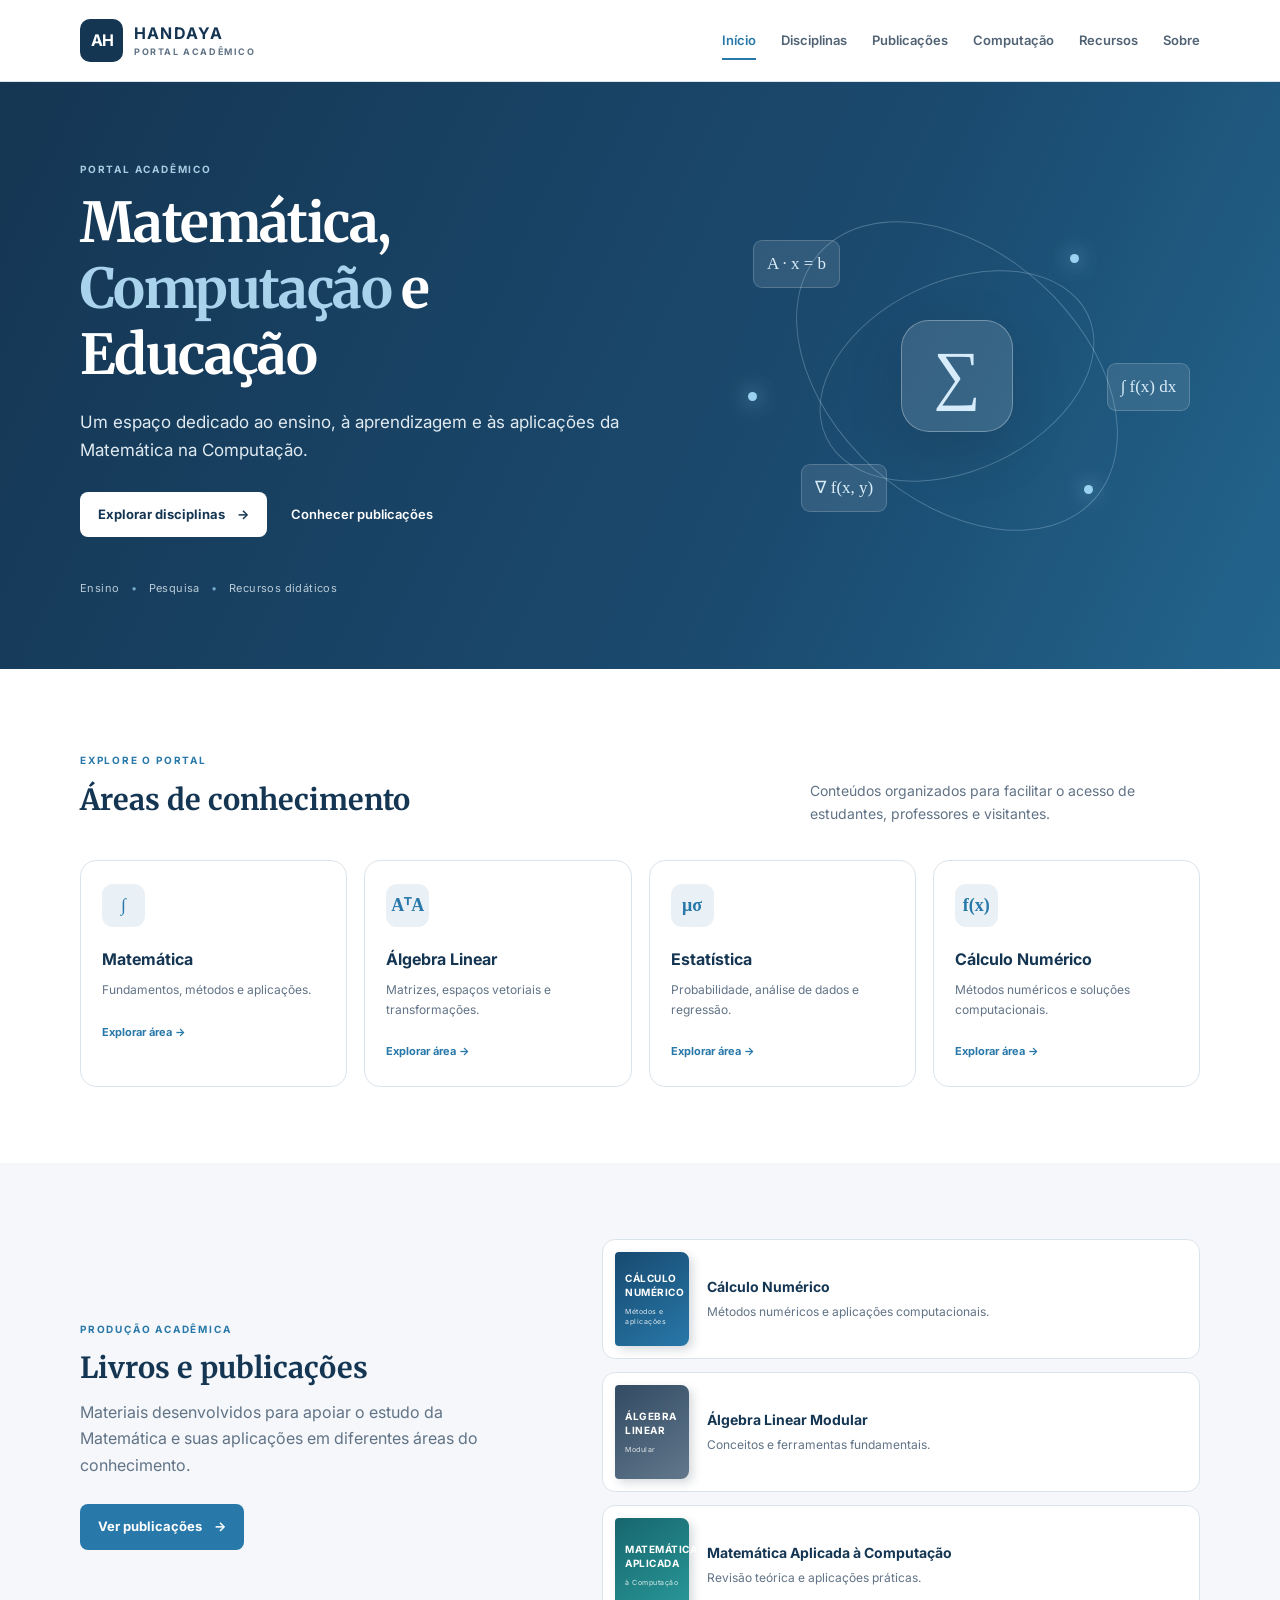
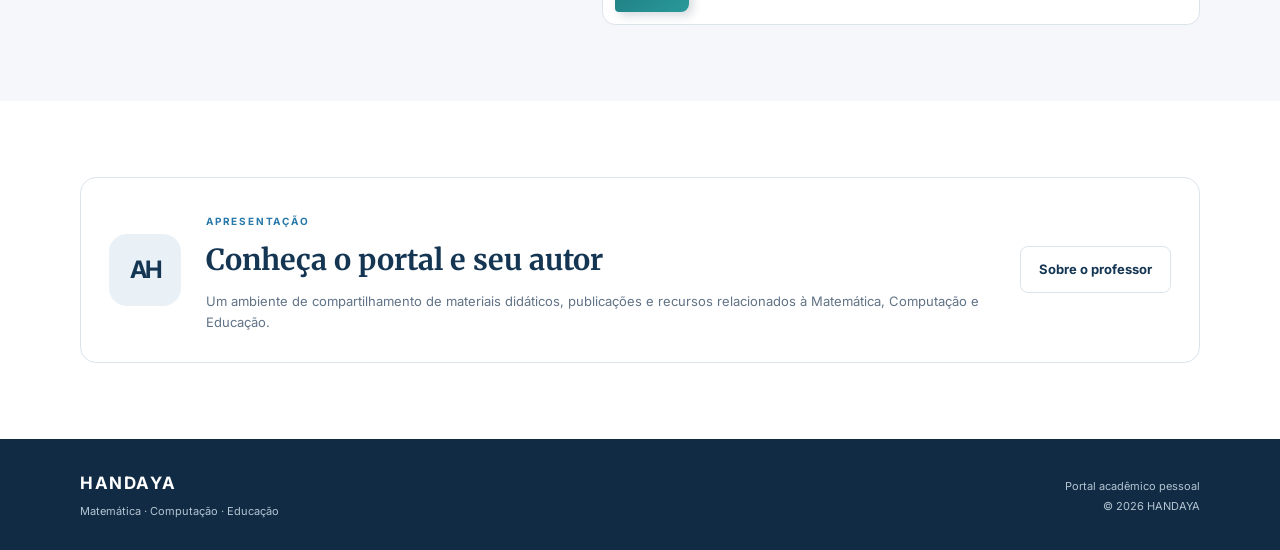
<file: index.html>
<!doctype html>
<html lang="pt-BR">
<head>
  <meta charset="utf-8">
  <meta name="viewport" content="width=device-width, initial-scale=1">
  <meta name="description" content="Portal acadêmico HANDAYA: Matemática, Computação e Educação.">
  <meta name="theme-color" content="#153653">
  <title>HANDAYA | Portal Acadêmico</title>
  <link rel="icon" href="assets/favicon.svg" type="image/svg+xml">
  <link rel="preconnect" href="https://fonts.googleapis.com">
  <link rel="preconnect" href="https://fonts.gstatic.com" crossorigin>
  <link href="https://fonts.googleapis.com/css2?family=Inter:wght@400;500;600;700&family=Merriweather:wght@700&display=swap" rel="stylesheet">
  <link rel="stylesheet" href="css/styles.css">
  <script src="js/site.js" defer></script>
</head>
<body>
  <div id="site-header"></div>
  <main>
    <section class="hero">
      <div class="container hero-grid">
        <div class="hero-copy">
          <span class="eyebrow eyebrow-light">PORTAL ACADÊMICO</span>
          <h1>Matemática,<br><em>Computação</em> e Educação</h1>
          <p>Um espaço dedicado ao ensino, à aprendizagem e às aplicações da Matemática na Computação.</p>
          <div class="hero-actions">
            <a class="button button-light" href="disciplinas.html">Explorar disciplinas <span aria-hidden="true">→</span></a>
            <a class="text-link text-link-light" href="publicacoes.html">Conhecer publicações</a>
          </div>
          <div class="hero-meta">Ensino <span>•</span> Pesquisa <span>•</span> Recursos didáticos</div>
        </div>
        <div class="hero-art" aria-label="Ilustração abstrata de matemática e ciência de dados" role="img">
          <div class="orbit orbit-one"></div><div class="orbit orbit-two"></div>
          <div class="formula formula-one">A · x = b</div>
          <div class="formula formula-two">∫ f(x) dx</div>
          <div class="formula formula-three">∇ f(x, y)</div>
          <div class="art-center">∑</div>
          <span class="art-dot dot-one"></span><span class="art-dot dot-two"></span><span class="art-dot dot-three"></span>
        </div>
      </div>
    </section>

    <section class="section">
      <div class="container">
        <div class="section-heading">
          <div><span class="eyebrow">EXPLORE O PORTAL</span><h2>Áreas de conhecimento</h2></div>
          <p>Conteúdos organizados para facilitar o acesso de estudantes, professores e visitantes.</p>
        </div>
        <div class="card-grid">
          <a class="area-card" href="disciplinas.html#matematica"><span class="card-icon">∫</span><h3>Matemática</h3><p>Fundamentos, métodos e aplicações.</p><span class="card-arrow">Explorar área →</span></a>
          <a class="area-card" href="disciplinas.html#algebra"><span class="card-icon">AᵀA</span><h3>Álgebra Linear</h3><p>Matrizes, espaços vetoriais e transformações.</p><span class="card-arrow">Explorar área →</span></a>
          <a class="area-card" href="disciplinas.html#estatistica"><span class="card-icon">μσ</span><h3>Estatística</h3><p>Probabilidade, análise de dados e regressão.</p><span class="card-arrow">Explorar área →</span></a>
          <a class="area-card" href="disciplinas.html#numerico"><span class="card-icon">f(x)</span><h3>Cálculo Numérico</h3><p>Métodos numéricos e soluções computacionais.</p><span class="card-arrow">Explorar área →</span></a>
        </div>
      </div>
    </section>

    <section class="section section-soft">
      <div class="container feature-grid">
        <div>
          <span class="eyebrow">PRODUÇÃO ACADÊMICA</span>
          <h2>Livros e publicações</h2>
          <p class="lead">Materiais desenvolvidos para apoiar o estudo da Matemática e suas aplicações em diferentes áreas do conhecimento.</p>
          <a class="button button-primary" href="publicacoes.html">Ver publicações <span aria-hidden="true">→</span></a>
        </div>
        <div class="publication-stack">
          <article class="mini-publication"><div class="book-cover cover-blue"><span> CÁLCULO<br>NUMÉRICO </span><small>Métodos e aplicações</small></div><div><h3>Cálculo Numérico</h3><p>Métodos numéricos e aplicações computacionais.</p></div></article>
          <article class="mini-publication"><div class="book-cover cover-slate"><span>ÁLGEBRA<br>LINEAR</span><small>Modular</small></div><div><h3>Álgebra Linear Modular</h3><p>Conceitos e ferramentas fundamentais.</p></div></article>
          <article class="mini-publication"><div class="book-cover cover-teal"><span>MATEMÁTICA<br>APLICADA</span><small>à Computação</small></div><div><h3>Matemática Aplicada à Computação</h3><p>Revisão teórica e aplicações práticas.</p></div></article>
        </div>
      </div>
    </section>

    <section class="section">
      <div class="container about-strip">
        <div class="about-mark">AH</div>
        <div><span class="eyebrow">APRESENTAÇÃO</span><h2>Conheça o portal e seu autor</h2><p>Um ambiente de compartilhamento de materiais didáticos, publicações e recursos relacionados à Matemática, Computação e Educação.</p></div>
        <a class="button button-outline" href="sobre.html">Sobre o professor</a>
      </div>
    </section>
  </main>
  <div id="site-footer"></div>
</body>
</html>
</file>
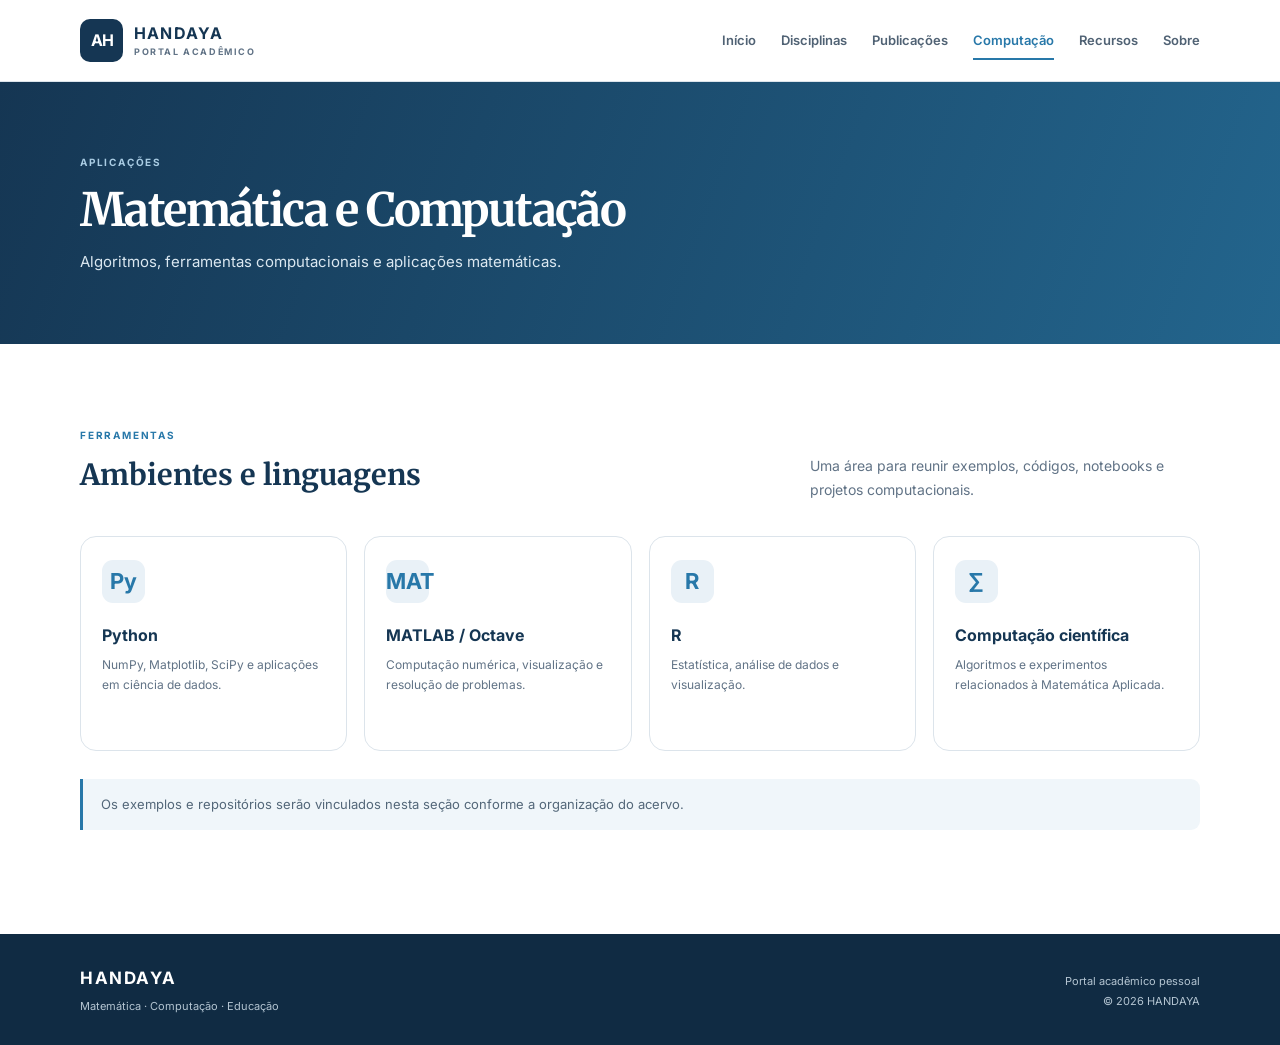
<file: computacao.html>
<!doctype html>
<html lang="pt-BR"><head><meta charset="utf-8"><meta name="viewport" content="width=device-width, initial-scale=1">
<meta name="description" content="Matemática computacional, programação e aplicações."><title>Matemática e Computação | HANDAYA</title>
<link rel="icon" href="assets/favicon.svg" type="image/svg+xml"><link rel="preconnect" href="https://fonts.googleapis.com"><link rel="preconnect" href="https://fonts.gstatic.com" crossorigin>
<link href="https://fonts.googleapis.com/css2?family=Inter:wght@400;500;600;700&family=Merriweather:wght@700&display=swap" rel="stylesheet"><link rel="stylesheet" href="css/styles.css"><script src="js/site.js" defer></script></head>
<body><div id="site-header"></div><main><section class="page-hero"><div class="container"><span class="eyebrow eyebrow-light">APLICAÇÕES</span><h1>Matemática e Computação</h1><p>Algoritmos, ferramentas computacionais e aplicações matemáticas.</p></div></section>
<section class="section"><div class="container"><div class="section-heading"><div><span class="eyebrow">FERRAMENTAS</span><h2>Ambientes e linguagens</h2></div><p>Uma área para reunir exemplos, códigos, notebooks e projetos computacionais.</p></div>
<div class="card-grid">
<article class="area-card"><span class="tool-symbol">Py</span><h3>Python</h3><p>NumPy, Matplotlib, SciPy e aplicações em ciência de dados.</p></article>
<article class="area-card"><span class="tool-symbol">MAT</span><h3>MATLAB / Octave</h3><p>Computação numérica, visualização e resolução de problemas.</p></article>
<article class="area-card"><span class="tool-symbol">R</span><h3>R</h3><p>Estatística, análise de dados e visualização.</p></article>
<article class="area-card"><span class="tool-symbol">∑</span><h3>Computação científica</h3><p>Algoritmos e experimentos relacionados à Matemática Aplicada.</p></article>
</div><div class="notice top-gap">Os exemplos e repositórios serão vinculados nesta seção conforme a organização do acervo.</div>
</div></section></main><div id="site-footer"></div></body></html>
</file>
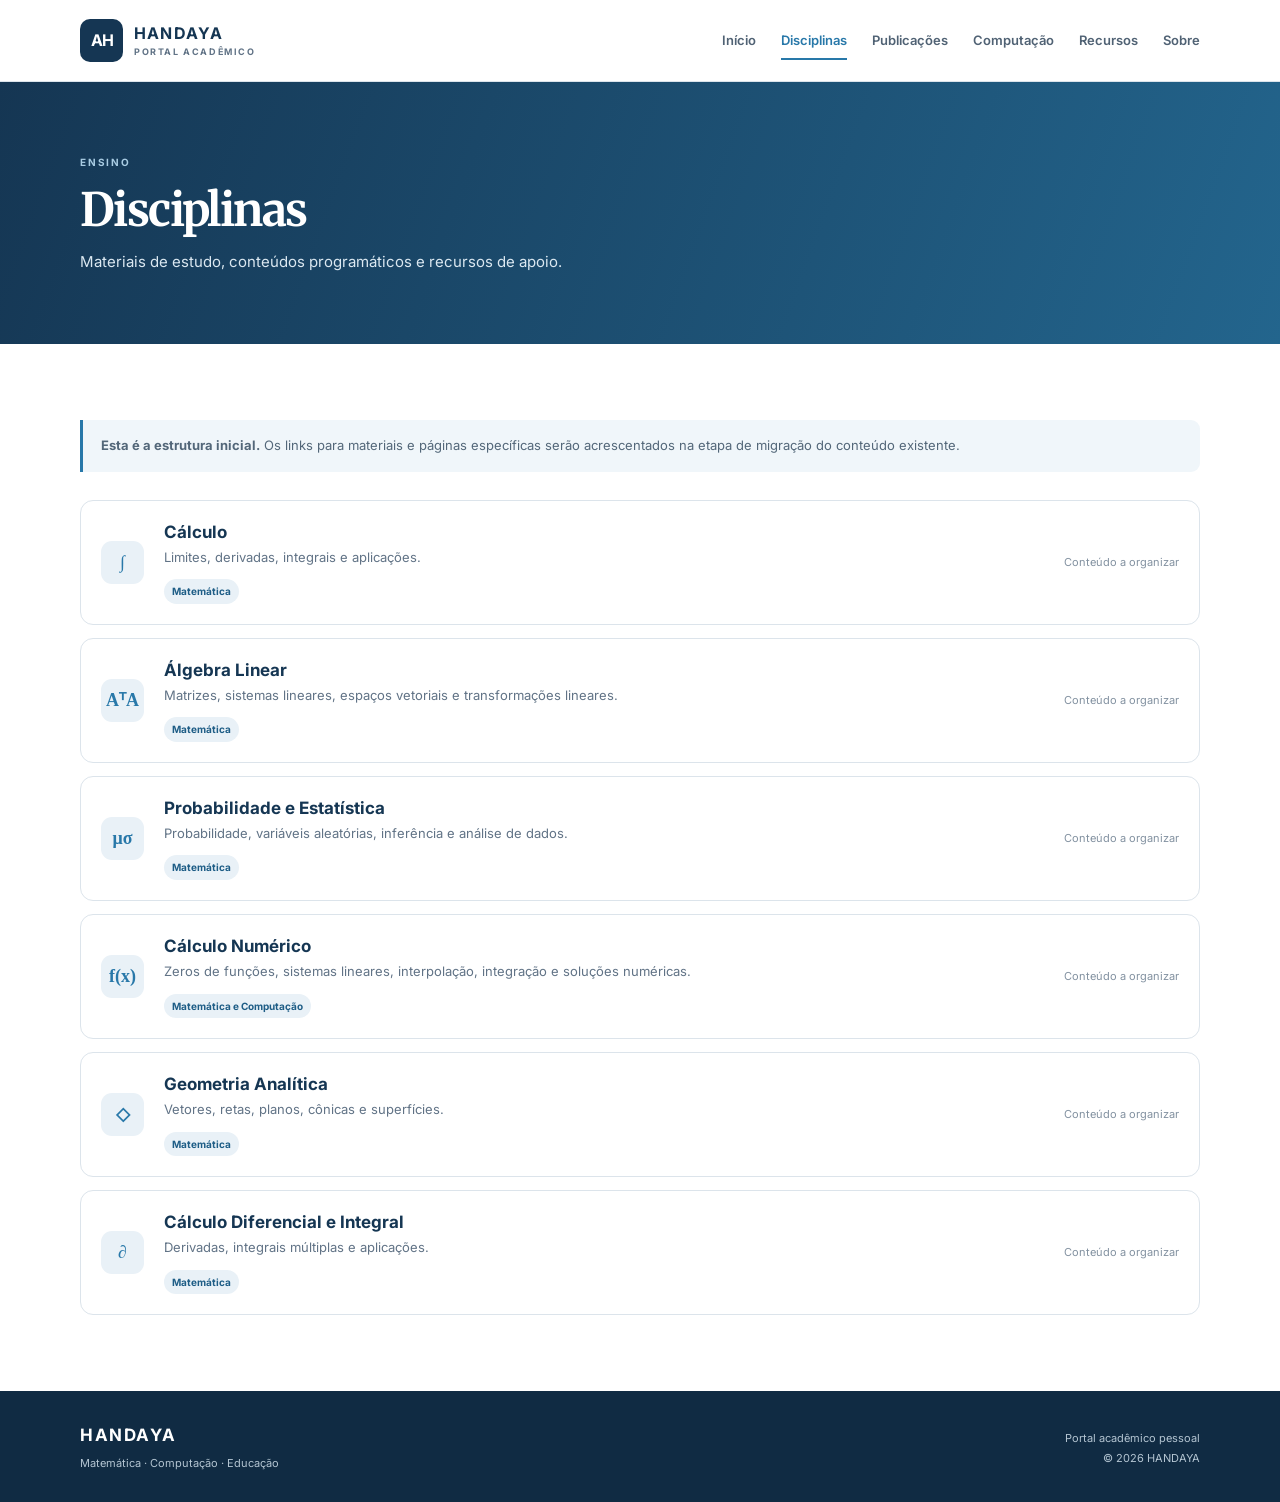
<file: disciplinas.html>
<!doctype html>
<html lang="pt-BR"><head>
<meta charset="utf-8"><meta name="viewport" content="width=device-width, initial-scale=1">
<meta name="description" content="Disciplinas e materiais didáticos de Matemática.">
<title>Disciplinas | HANDAYA</title><link rel="icon" href="assets/favicon.svg" type="image/svg+xml">
<link rel="preconnect" href="https://fonts.googleapis.com"><link rel="preconnect" href="https://fonts.gstatic.com" crossorigin>
<link href="https://fonts.googleapis.com/css2?family=Inter:wght@400;500;600;700&family=Merriweather:wght@700&display=swap" rel="stylesheet">
<link rel="stylesheet" href="css/styles.css"><script src="js/site.js" defer></script></head>
<body><div id="site-header"></div><main>
<section class="page-hero"><div class="container"><span class="eyebrow eyebrow-light">ENSINO</span><h1>Disciplinas</h1><p>Materiais de estudo, conteúdos programáticos e recursos de apoio.</p></div></section>
<section class="section"><div class="container">
<div class="notice"><strong>Esta é a estrutura inicial.</strong> Os links para materiais e páginas específicas serão acrescentados na etapa de migração do conteúdo existente.</div>
<div class="content-list">
<article class="content-card" id="matematica"><div class="card-icon">∫</div><div><h2>Cálculo</h2><p>Limites, derivadas, integrais e aplicações.</p><span class="tag">Matemática</span></div><span class="coming">Conteúdo a organizar</span></article>
<article class="content-card" id="algebra"><div class="card-icon">AᵀA</div><div><h2>Álgebra Linear</h2><p>Matrizes, sistemas lineares, espaços vetoriais e transformações lineares.</p><span class="tag">Matemática</span></div><span class="coming">Conteúdo a organizar</span></article>
<article class="content-card" id="estatistica"><div class="card-icon">μσ</div><div><h2>Probabilidade e Estatística</h2><p>Probabilidade, variáveis aleatórias, inferência e análise de dados.</p><span class="tag">Matemática</span></div><span class="coming">Conteúdo a organizar</span></article>
<article class="content-card" id="numerico"><div class="card-icon">f(x)</div><div><h2>Cálculo Numérico</h2><p>Zeros de funções, sistemas lineares, interpolação, integração e soluções numéricas.</p><span class="tag">Matemática e Computação</span></div><span class="coming">Conteúdo a organizar</span></article>
<article class="content-card"><div class="card-icon">◇</div><div><h2>Geometria Analítica</h2><p>Vetores, retas, planos, cônicas e superfícies.</p><span class="tag">Matemática</span></div><span class="coming">Conteúdo a organizar</span></article>
<article class="content-card"><div class="card-icon">∂</div><div><h2>Cálculo Diferencial e Integral</h2><p>Derivadas, integrais múltiplas e aplicações.</p><span class="tag">Matemática</span></div><span class="coming">Conteúdo a organizar</span></article>
</div></div></section></main><div id="site-footer"></div></body></html>
</file>
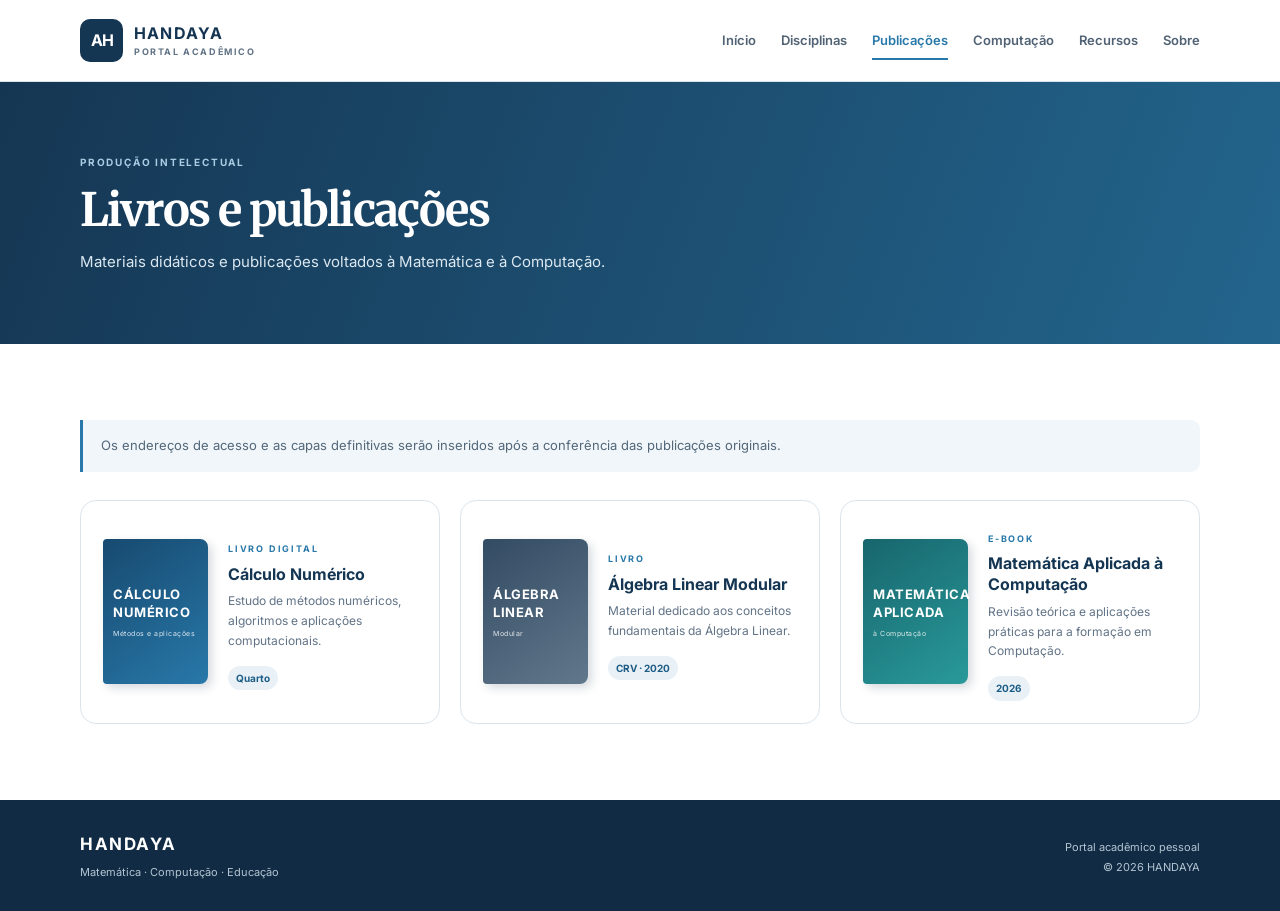
<file: publicacoes.html>
<!doctype html>
<html lang="pt-BR"><head><meta charset="utf-8"><meta name="viewport" content="width=device-width, initial-scale=1">
<meta name="description" content="Livros e publicações acadêmicas HANDAYA."><title>Livros e Publicações | HANDAYA</title>
<link rel="icon" href="assets/favicon.svg" type="image/svg+xml"><link rel="preconnect" href="https://fonts.googleapis.com"><link rel="preconnect" href="https://fonts.gstatic.com" crossorigin>
<link href="https://fonts.googleapis.com/css2?family=Inter:wght@400;500;600;700&family=Merriweather:wght@700&display=swap" rel="stylesheet"><link rel="stylesheet" href="css/styles.css"><script src="js/site.js" defer></script></head>
<body><div id="site-header"></div><main><section class="page-hero"><div class="container"><span class="eyebrow eyebrow-light">PRODUÇÃO INTELECTUAL</span><h1>Livros e publicações</h1><p>Materiais didáticos e publicações voltados à Matemática e à Computação.</p></div></section>
<section class="section"><div class="container"><div class="notice">Os endereços de acesso e as capas definitivas serão inseridos após a conferência das publicações originais.</div>
<div class="publication-grid">
<article class="publication-card"><div class="book-cover cover-blue large"><span>CÁLCULO<br>NUMÉRICO</span><small>Métodos e aplicações</small></div><div class="publication-info"><span class="eyebrow">LIVRO DIGITAL</span><h2>Cálculo Numérico</h2><p>Estudo de métodos numéricos, algoritmos e aplicações computacionais.</p><span class="tag">Quarto</span></div></article>
<article class="publication-card"><div class="book-cover cover-slate large"><span>ÁLGEBRA<br>LINEAR</span><small>Modular</small></div><div class="publication-info"><span class="eyebrow">LIVRO</span><h2>Álgebra Linear Modular</h2><p>Material dedicado aos conceitos fundamentais da Álgebra Linear.</p><span class="tag">CRV · 2020</span></div></article>
<article class="publication-card"><div class="book-cover cover-teal large"><span>MATEMÁTICA<br>APLICADA</span><small>à Computação</small></div><div class="publication-info"><span class="eyebrow">E-BOOK</span><h2>Matemática Aplicada à Computação</h2><p>Revisão teórica e aplicações práticas para a formação em Computação.</p><span class="tag">2026</span></div></article>
</div></div></section></main><div id="site-footer"></div></body></html>
</file>
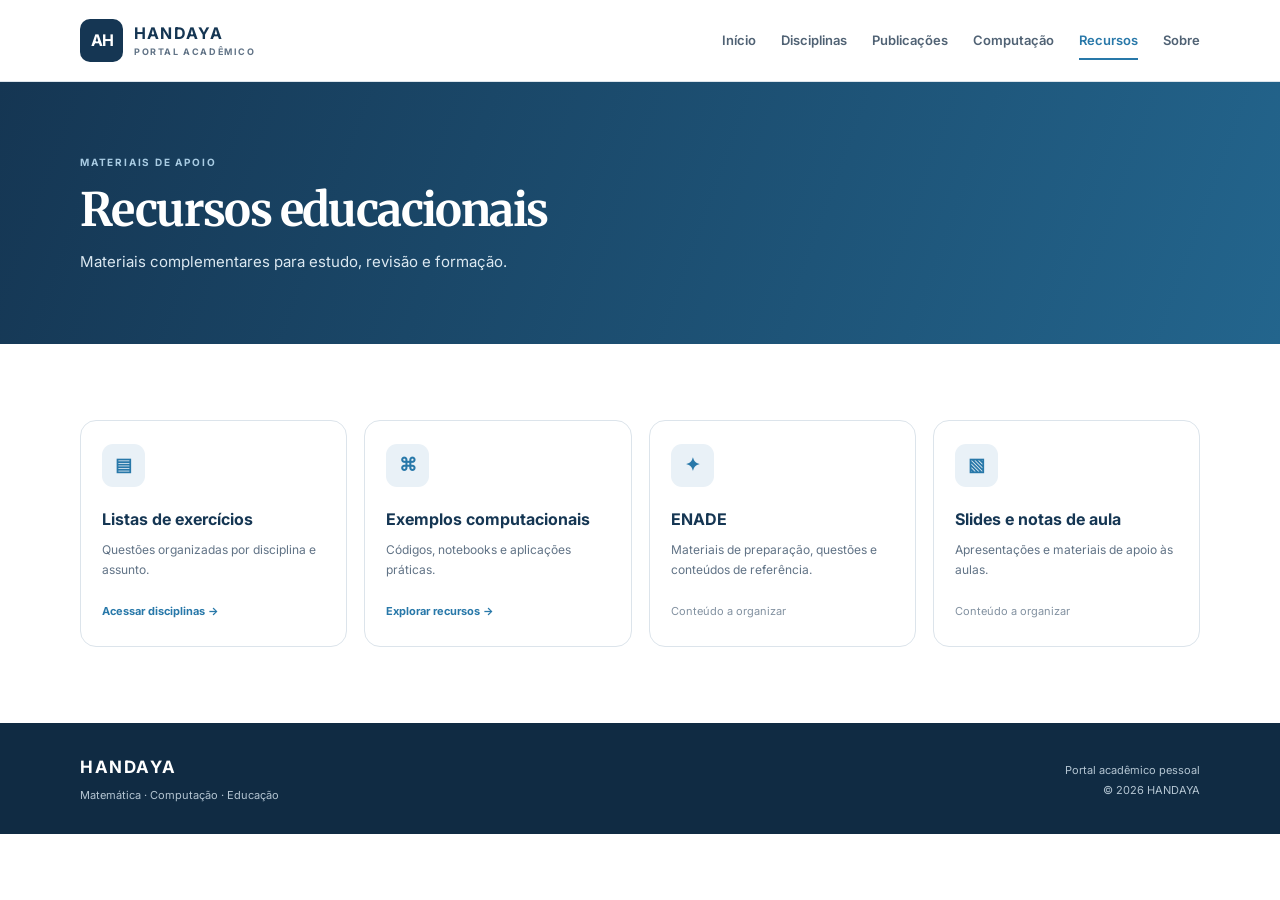
<file: recursos.html>
<!doctype html>
<html lang="pt-BR"><head><meta charset="utf-8"><meta name="viewport" content="width=device-width, initial-scale=1">
<meta name="description" content="Recursos educacionais e materiais de apoio."><title>Recursos Educacionais | HANDAYA</title>
<link rel="icon" href="assets/favicon.svg" type="image/svg+xml"><link rel="preconnect" href="https://fonts.googleapis.com"><link rel="preconnect" href="https://fonts.gstatic.com" crossorigin>
<link href="https://fonts.googleapis.com/css2?family=Inter:wght@400;500;600;700&family=Merriweather:wght@700&display=swap" rel="stylesheet"><link rel="stylesheet" href="css/styles.css"><script src="js/site.js" defer></script></head>
<body><div id="site-header"></div><main><section class="page-hero"><div class="container"><span class="eyebrow eyebrow-light">MATERIAIS DE APOIO</span><h1>Recursos educacionais</h1><p>Materiais complementares para estudo, revisão e formação.</p></div></section>
<section class="section"><div class="container"><div class="card-grid">
<a class="area-card" href="disciplinas.html"><span class="card-icon">▤</span><h3>Listas de exercícios</h3><p>Questões organizadas por disciplina e assunto.</p><span class="card-arrow">Acessar disciplinas →</span></a>
<a class="area-card" href="computacao.html"><span class="card-icon">⌘</span><h3>Exemplos computacionais</h3><p>Códigos, notebooks e aplicações práticas.</p><span class="card-arrow">Explorar recursos →</span></a>
<article class="area-card"><span class="card-icon">✦</span><h3>ENADE</h3><p>Materiais de preparação, questões e conteúdos de referência.</p><span class="coming">Conteúdo a organizar</span></article>
<article class="area-card"><span class="card-icon">▧</span><h3>Slides e notas de aula</h3><p>Apresentações e materiais de apoio às aulas.</p><span class="coming">Conteúdo a organizar</span></article>
</div></div></section></main><div id="site-footer"></div></body></html>
</file>
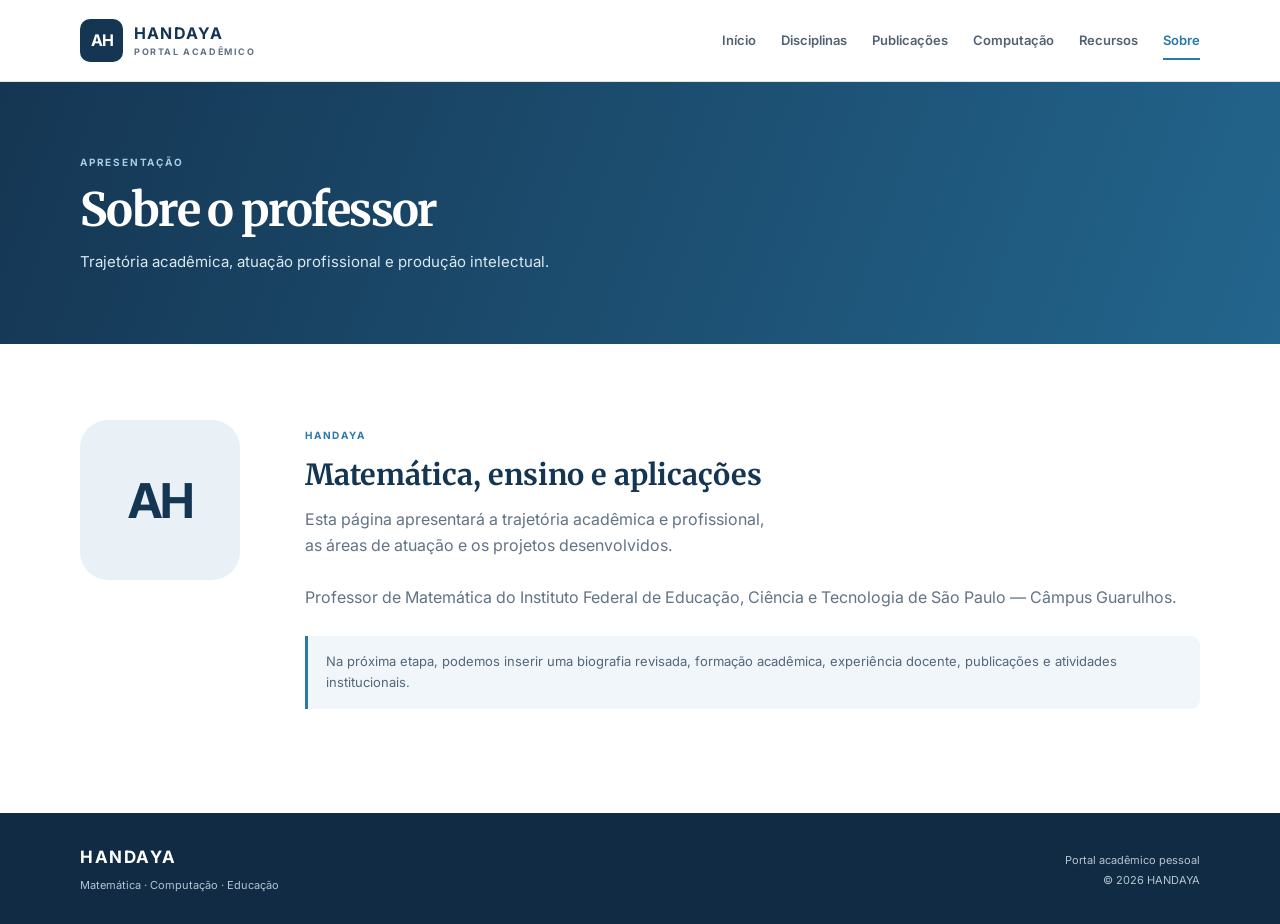
<file: sobre.html>
<!doctype html>
<html lang="pt-BR"><head><meta charset="utf-8"><meta name="viewport" content="width=device-width, initial-scale=1">
<meta name="description" content="Apresentação acadêmica e profissional."><title>Sobre | HANDAYA</title>
<link rel="icon" href="assets/favicon.svg" type="image/svg+xml"><link rel="preconnect" href="https://fonts.googleapis.com"><link rel="preconnect" href="https://fonts.gstatic.com" crossorigin>
<link href="https://fonts.googleapis.com/css2?family=Inter:wght@400;500;600;700&family=Merriweather:wght@700&display=swap" rel="stylesheet"><link rel="stylesheet" href="css/styles.css"><script src="js/site.js" defer></script></head>
<body><div id="site-header"></div><main><section class="page-hero"><div class="container"><span class="eyebrow eyebrow-light">APRESENTAÇÃO</span><h1>Sobre o professor</h1><p>Trajetória acadêmica, atuação profissional e produção intelectual.</p></div></section>
<section class="section"><div class="container about-layout"><div class="profile-monogram">AH</div><div><span class="eyebrow">HANDAYA</span><h2>Matemática, ensino e aplicações</h2><p class="lead">Esta página apresentará a trajetória acadêmica e profissional, as áreas de atuação e os projetos desenvolvidos.</p><p>Professor de Matemática do Instituto Federal de Educação, Ciência e Tecnologia de São Paulo — Câmpus Guarulhos.</p><div class="notice">Na próxima etapa, podemos inserir uma biografia revisada, formação acadêmica, experiência docente, publicações e atividades institucionais.</div></div></div></section></main><div id="site-footer"></div></body></html>
</file>
<file: css/styles.css>
/* HANDAYA — identidade visual acadêmica */
:root{--navy:#153653;--blue:#2878a9;--blue-dark:#1e5d86;--pale:#e9f1f7;--soft:#f5f7fa;--ink:#203244;--muted:#617386;--line:#dce4eb;--white:#fff;--radius:16px;--shadow:0 12px 34px rgba(21,54,83,.08)}
*{box-sizing:border-box}html{scroll-behavior:smooth}body{margin:0;background:#fff;color:var(--ink);font-family:Inter,Arial,sans-serif;line-height:1.65}a{color:inherit;text-decoration:none}.container{width:min(1120px,calc(100% - 48px));margin-inline:auto}
.site-header{height:82px;background:#fff;border-bottom:1px solid var(--line);position:relative;z-index:10}.nav-wrap{height:100%;display:flex;align-items:center;justify-content:space-between;gap:24px}.brand{display:flex;align-items:center;gap:11px}.brand-mark{width:43px;height:43px;border-radius:10px;background:var(--navy);color:white;display:grid;place-items:center;font-weight:700;letter-spacing:-1px}.brand-name{font-weight:700;letter-spacing:1.2px;color:var(--navy);line-height:1.15}.brand-name small{display:block;font-size:9px;letter-spacing:1.6px;color:var(--muted);margin-top:5px}.main-nav{display:flex;align-items:center;gap:25px}.main-nav a{font-size:13px;font-weight:600;color:#506274;padding:9px 0;transition:color .2s}.main-nav a:hover,.main-nav a.active{color:var(--blue)}.main-nav a.active{box-shadow:inset 0 -2px var(--blue)}.menu-toggle{display:none;background:none;border:0;padding:8px}.menu-toggle span{display:block;width:23px;height:2px;background:var(--navy);margin:5px}
.hero{background:linear-gradient(115deg,#153653 0%,#1b4b70 65%,#23658d 100%);color:white;overflow:hidden;position:relative}.hero-grid{min-height:480px;display:grid;grid-template-columns:1.1fr .9fr;align-items:center;gap:40px;padding-block:72px}.eyebrow{display:inline-block;color:var(--blue);font-size:10px;font-weight:700;letter-spacing:1.8px;margin-bottom:12px}.eyebrow-light{color:#a9cce3}.hero h1,.page-hero h1{font-family:Merriweather,Georgia,serif;font-size:clamp(35px,5vw,55px);line-height:1.2;letter-spacing:-1.6px;margin:0 0 20px}.hero h1 em{font-style:normal;color:#a9d2ed}.hero-copy>p{max-width:570px;color:#e0eaf1;font-size:17px;margin:0 0 28px}.hero-actions{display:flex;align-items:center;gap:24px;flex-wrap:wrap}.button{display:inline-flex;align-items:center;gap:12px;padding:12px 18px;border-radius:8px;font-size:13px;font-weight:700;transition:transform .2s,background .2s}.button:hover{transform:translateY(-2px)}.button-light{background:white;color:var(--navy)}.button-primary{background:var(--blue);color:white}.button-outline{border:1px solid var(--line);color:var(--navy)}.text-link{font-size:13px;font-weight:600}.text-link-light{color:#fff}.hero-meta{font-size:11px;color:#b9cbd8;margin-top:42px;letter-spacing:.4px}.hero-meta span{padding:0 8px;color:#75a9ca}.hero-art{height:320px;position:relative;display:grid;place-items:center}.orbit{position:absolute;border:1px solid rgba(195,225,244,.28);border-radius:50%;transform:rotate(-25deg)}.orbit-one{width:290px;height:190px}.orbit-two{width:370px;height:250px;transform:rotate(42deg)}.art-center{width:112px;height:112px;border-radius:28px;background:rgba(255,255,255,.12);border:1px solid rgba(255,255,255,.3);display:grid;place-items:center;font-family:Georgia,serif;font-size:66px;color:#d6ecfa;box-shadow:0 20px 60px rgba(0,0,0,.12)}.formula{position:absolute;color:#d9ecf8;background:rgba(255,255,255,.1);border:1px solid rgba(255,255,255,.18);padding:9px 13px;border-radius:9px;font-family:Georgia,serif;font-size:17px}.formula-one{top:24px;left:8%}.formula-two{right:2%;top:46%}.formula-three{bottom:24px;left:18%}.art-dot{position:absolute;width:9px;height:9px;border-radius:50%;background:#9bd2f1;box-shadow:0 0 20px #9bd2f1}.dot-one{top:12%;right:25%}.dot-two{bottom:13%;right:22%}.dot-three{left:7%;top:55%}
.section{padding:76px 0}.section-soft{background:var(--soft)}.section-heading{display:flex;justify-content:space-between;align-items:end;gap:30px;margin-bottom:30px}.section h2,.about-strip h2,.about-layout h2{font-family:Merriweather,Georgia,serif;color:var(--navy);font-size:29px;line-height:1.3;margin:0 0 12px}.section-heading>p{max-width:390px;color:var(--muted);font-size:14px;margin:0 0 5px}.card-grid{display:grid;grid-template-columns:repeat(4,1fr);gap:17px}.area-card{display:block;border:1px solid var(--line);border-radius:var(--radius);padding:23px 21px;background:white;min-height:215px;transition:transform .2s,box-shadow .2s,border-color .2s}.area-card:hover{transform:translateY(-4px);box-shadow:var(--shadow);border-color:#b8d2e3}.card-icon{width:43px;height:43px;display:grid;place-items:center;border-radius:11px;background:var(--pale);color:var(--blue);font-family:Georgia,serif;font-weight:700;font-size:18px;margin-bottom:19px}.area-card h3{font-size:16px;color:var(--navy);margin:0 0 7px}.area-card p{font-size:12px;color:var(--muted);margin:0 0 17px}.card-arrow{font-size:11px;font-weight:700;color:var(--blue)}.feature-grid{display:grid;grid-template-columns:.85fr 1.15fr;gap:80px;align-items:center}.lead{font-size:16px;color:var(--muted);max-width:470px;margin:0 0 26px}.publication-stack{display:grid;gap:13px}.mini-publication{display:flex;align-items:center;gap:18px;padding:12px;background:#fff;border:1px solid var(--line);border-radius:13px}.mini-publication h3{font-size:14px;color:var(--navy);margin:0 0 4px}.mini-publication p{font-size:12px;color:var(--muted);margin:0}.book-cover{width:74px;height:94px;flex:none;border-radius:4px 8px 8px 4px;box-shadow:4px 4px 10px rgba(20,40,60,.17);display:flex;flex-direction:column;justify-content:center;padding:10px;color:white;font-size:10px;font-weight:700;letter-spacing:.5px;line-height:1.4}.book-cover small{font-size:7px;font-weight:400;margin-top:8px;opacity:.85}.cover-blue{background:linear-gradient(145deg,#174a70,#2878a9)}.cover-slate{background:linear-gradient(145deg,#334b63,#61788c)}.cover-teal{background:linear-gradient(145deg,#17666d,#29999a)}.about-strip{display:flex;align-items:center;gap:25px;padding:28px;border:1px solid var(--line);border-radius:var(--radius)}.about-strip>div:nth-child(2){flex:1}.about-strip p{font-size:13px;color:var(--muted);margin:0}.about-mark,.profile-monogram{display:grid;place-items:center;background:var(--pale);color:var(--navy);font-weight:700;letter-spacing:-2px}.about-mark{width:72px;height:72px;border-radius:18px;font-size:24px}.site-footer{background:#102b43;color:#d8e4ed;padding:30px 0}.footer-inner{display:flex;justify-content:space-between;align-items:center;gap:25px}.footer-brand{font-size:17px;font-weight:700;letter-spacing:1.5px;color:#fff}.footer-inner p,.footer-note{font-size:11px;color:#b4c5d2;margin:5px 0 0}.footer-note{text-align:right;line-height:1.8}
.page-hero{background:linear-gradient(110deg,#153653,#23658d);color:#fff;padding:65px 0 70px}.page-hero h1{font-size:clamp(34px,4vw,46px);margin-bottom:12px}.page-hero p{color:#dbe8f1;margin:0;font-size:15px}.notice{background:#f0f6fa;border-left:3px solid var(--blue);padding:15px 18px;border-radius:0 9px 9px 0;color:#536779;font-size:13px;margin-bottom:28px}.content-list{display:grid;gap:13px}.content-card{display:flex;align-items:center;gap:20px;padding:20px;border:1px solid var(--line);border-radius:13px}.content-card .card-icon{margin:0;flex:none}.content-card>div:nth-child(2){flex:1}.content-card h2{font-family:Inter,sans-serif;font-size:17px;margin:0 0 4px}.content-card p{font-size:13px;color:var(--muted);margin:0 0 8px}.tag{display:inline-block;background:var(--pale);color:var(--blue-dark);font-size:10px;font-weight:700;padding:4px 8px;border-radius:20px}.coming{font-size:11px;color:#8291a0;white-space:nowrap}.publication-grid{display:grid;grid-template-columns:repeat(3,1fr);gap:20px}.publication-card{border:1px solid var(--line);border-radius:var(--radius);padding:22px;display:flex;gap:20px;align-items:center}.book-cover.large{width:105px;height:145px;font-size:13px}.publication-info h2{font-family:Inter,sans-serif;font-size:16px;margin:4px 0 7px}.publication-info p{font-size:12px;color:var(--muted);margin:0 0 12px}.publication-info .eyebrow{font-size:9px;margin:0}.tool-symbol{font-size:22px;font-weight:700;color:var(--blue);background:var(--pale);width:43px;height:43px;display:grid;place-items:center;border-radius:11px;margin-bottom:19px}.top-gap{margin-top:28px}.about-layout{display:grid;grid-template-columns:180px 1fr;gap:45px;align-items:start}.profile-monogram{width:160px;height:160px;border-radius:28px;font-size:48px}.about-layout p{color:var(--muted)}.about-layout .notice{margin-top:25px}
@media(max-width:900px){.main-nav{gap:14px}.main-nav a{font-size:12px}.card-grid{grid-template-columns:repeat(2,1fr)}.publication-grid{grid-template-columns:1fr}.feature-grid{gap:35px}.hero-grid{grid-template-columns:1fr .8fr}.publication-card{max-width:650px}}
@media(max-width:700px){.container{width:min(100% - 36px,560px)}.site-header{height:72px}.menu-toggle{display:block}.main-nav{display:none;position:absolute;top:71px;left:0;right:0;background:white;padding:14px 22px 20px;border-bottom:1px solid var(--line);box-shadow:0 12px 20px rgba(20,40,60,.08);flex-direction:column;align-items:stretch;gap:2px}.main-nav.is-open{display:flex}.main-nav a{padding:11px 5px;font-size:14px}.main-nav a.active{box-shadow:inset 3px 0 var(--blue);padding-left:12px}.hero-grid{grid-template-columns:1fr;padding-block:58px 35px;gap:10px}.hero h1{font-size:39px}.hero-copy>p{font-size:15px}.hero-art{height:215px;transform:scale(.82);margin-top:-5px}.hero-meta{margin-top:28px}.section{padding:55px 0}.section-heading{display:block}.section-heading>p{margin-top:10px}.card-grid{gap:12px}.area-card{padding:18px 16px;min-height:195px}.feature-grid{grid-template-columns:1fr;gap:30px}.about-strip{align-items:flex-start;flex-wrap:wrap;padding:21px}.about-strip>div:nth-child(2){min-width:calc(100% - 100px)}.about-strip .button{margin-left:97px}.page-hero{padding:48px 0}.content-card{align-items:flex-start;gap:13px;flex-wrap:wrap}.content-card>div:nth-child(2){min-width:calc(100% - 65px)}.coming{margin-left:56px}.publication-card{align-items:flex-start;padding:16px;gap:15px}.book-cover.large{width:88px;height:125px}.about-layout{grid-template-columns:1fr;gap:25px}.profile-monogram{width:110px;height:110px;font-size:36px}.footer-inner{align-items:flex-start;flex-direction:column}.footer-note{text-align:left}.formula-one{left:0}.formula-two{right:-2%}}
@media(max-width:390px){.card-grid{grid-template-columns:1fr}.area-card{min-height:auto}.hero h1{font-size:34px}.hero-actions{gap:14px}.publication-card{flex-direction:column}.book-cover.large{width:100%;height:130px}}
</file>
